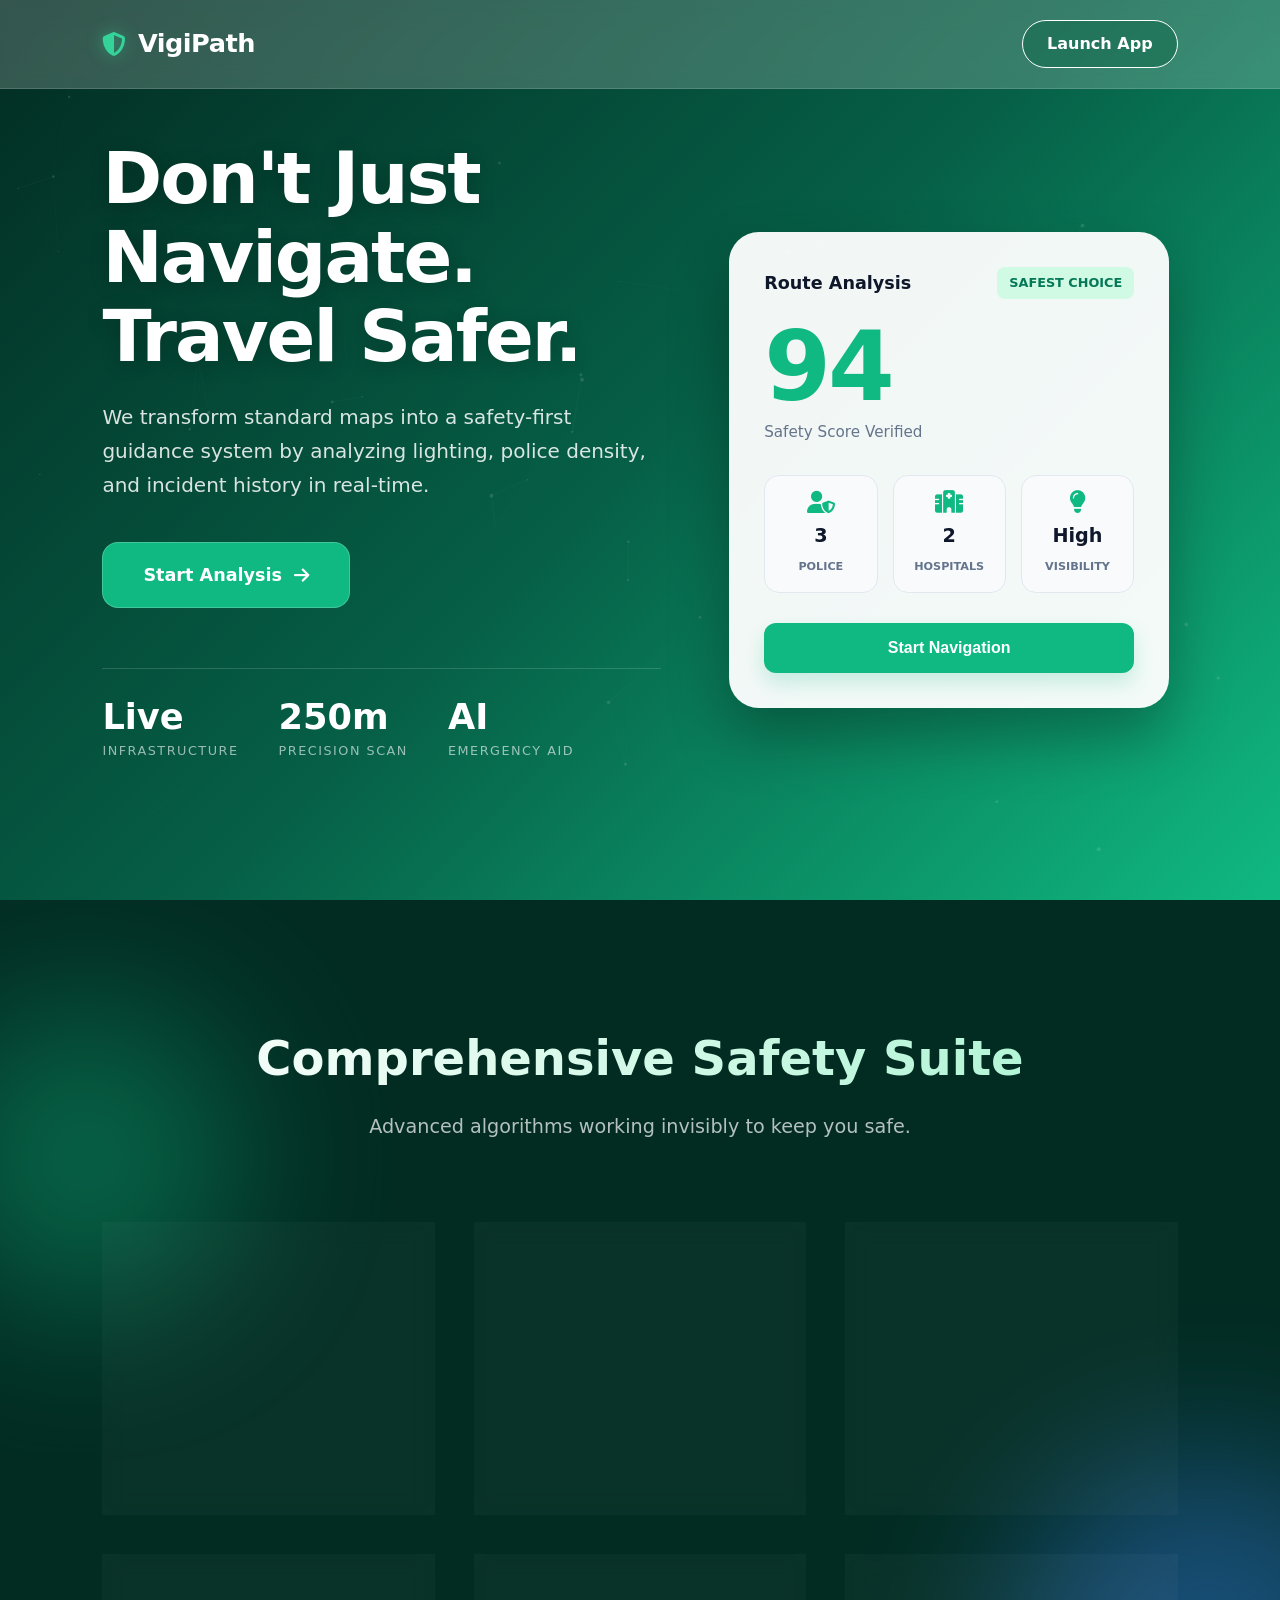
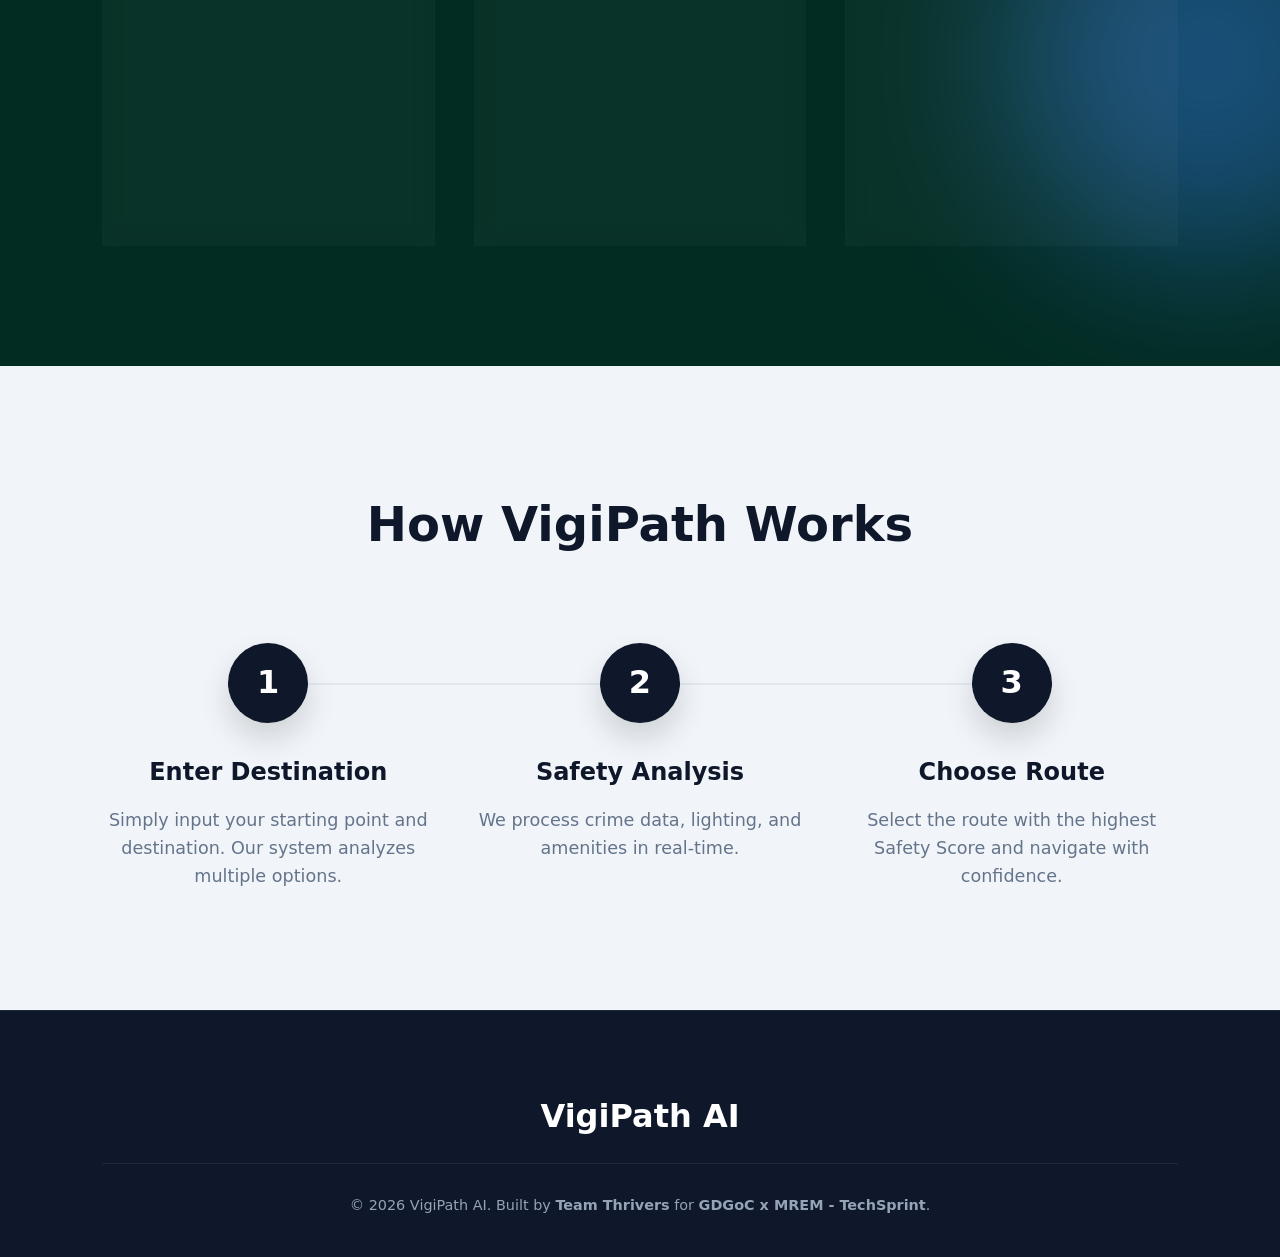
<file: frontend/index.html>
<!DOCTYPE html>
<html lang="en">
<head>
    <meta charset="UTF-8">
    <meta name="viewport" content="width=device-width, initial-scale=1.0">
    <title>VigiPath - Intelligent Safety Navigation</title>
    <link rel="stylesheet" href="https://cdnjs.cloudflare.com/ajax/libs/font-awesome/6.4.0/css/all.min.css">
    <style>
        /* --- 1. PREMIUM VARIABLES & RESET --- */
        :root {
            --primary: #10b981;       /* Emerald 500 */
            --primary-glow: #34d399;  /* Emerald 400 */
            --dark-bg: #064e3b;       /* Emerald 900 */
            --text-white: #ffffff;
            --text-off-white: #f1f5f9;
            --text-dark: #0f172a;
            
            /* Gradients */
            --grad-hero: linear-gradient(135deg, #022c22 0%, #065f46 50%, #10b981 100%);
            --grad-card: linear-gradient(145deg, rgba(255,255,255,0.1), rgba(255,255,255,0.05));
            
            /* Glassmorphism */
            --glass-border: 1px solid rgba(255, 255, 255, 0.15);
            --glass-shadow: 0 8px 32px 0 rgba(0, 0, 0, 0.2);
            --backdrop: blur(12px);
        }

        * { margin: 0; padding: 0; box-sizing: border-box; }

        body {
            font-family: 'Inter', system-ui, -apple-system, sans-serif;
            background: var(--dark-bg);
            color: var(--text-white);
            overflow-x: hidden;
            line-height: 1.6;
        }

        /* --- 2. GLOBAL ANIMATIONS --- */
        @keyframes fadeUpStagger {
            from { opacity: 0; transform: translateY(40px); }
            to { opacity: 1; transform: translateY(0); }
        }

        @keyframes float {
            0%, 100% { transform: translateY(0); }
            50% { transform: translateY(-20px); }
        }

        @keyframes pulse-glow {
            0% { box-shadow: 0 0 0 0 rgba(16, 185, 129, 0.4); }
            70% { box-shadow: 0 0 0 15px rgba(16, 185, 129, 0); }
            100% { box-shadow: 0 0 0 0 rgba(16, 185, 129, 0); }
        }

        @keyframes orb-move {
            0% { transform: translate(0, 0); }
            33% { transform: translate(30px, -50px); }
            66% { transform: translate(-20px, 20px); }
            100% { transform: translate(0, 0); }
        }

        /* --- 3. NAVBAR --- */
        nav {
            position: fixed; top: 0; width: 100%; padding: 20px 8%;
            display: flex; justify-content: space-between; align-items: center;
            z-index: 1000;
            background: rgba(255, 255, 255, 0.2); /* Darker glass for contrast */
            backdrop-filter: var(--backdrop);
            border-bottom: var(--glass-border);
            transition: 0.3s;
        }

        .logo {
            font-size: 1.6rem; font-weight: 800; color: var(--text-white);
            display: flex; align-items: center; gap: 12px; letter-spacing: -0.5px;
        }
        .logo i { color: var(--primary-glow); font-size: 1.5rem; filter: drop-shadow(0 0 8px rgba(52, 211, 153, 0.5)); }

        .nav-btn {
            background: rgba(3, 97, 64, 0.4); color: rgb(255, 255, 255);
            padding: 10px 24px; border-radius: 50px;
            font-weight: 600; text-decoration: none;
            border: 1px solid rgba(255,255,255,1);
            transition: all 0.3s ease;
        }
        .nav-btn:hover { background: var(--text-white); color: var(--primary); transform: scale(1.05); }

        /* --- 4. HERO SECTION (Premium Gradient) --- */
        .hero {
            position: relative;
            min-height: 100vh;
            display: grid; grid-template-columns: 1.1fr 0.9fr;
            align-items: center; gap: 60px;
            padding: 120px 8% 80px;
            background: var(--grad-hero);
            overflow: hidden;
        }

        /* Canvas behind hero */
        #hero-canvas {
            position: absolute; top: 0; left: 0; width: 100%; height: 100%;
            z-index: 0; opacity: 0.4; pointer-events: none;
        }

        .hero-content { z-index: 2; position: relative; }

        .hero h1 {
            font-size: 4.5rem; line-height: 1.1; margin-bottom: 24px;
            font-weight: 800; letter-spacing: -2px;
            text-shadow: 0 4px 20px rgba(0,0,0,0.2);
        }

        .hero p {
            font-size: 1.25rem; color: rgba(255,255,255,0.85); margin-bottom: 40px;
            max-width: 600px; line-height: 1.7; font-weight: 400;
        }

        .cta-btn {
            display: inline-flex; align-items: center; gap: 12px;
            background: var(--primary); color: white;
            padding: 18px 40px; border-radius: 16px;
            font-size: 1.1rem; font-weight: 700; text-decoration: none;
            transition: 0.3s;
            border: 1px solid rgba(255,255,255,0.2);
            animation: pulse-glow 3s infinite;
        }
        .cta-btn:hover { transform: translateY(-4px); background: #059669; }

        .stats-row {
            margin-top: 60px; display: flex; gap: 40px;
            padding-top: 30px; border-top: 1px solid rgba(255,255,255,0.15);
        }
        .stat-item h3 { font-size: 2.2rem; margin: 0; line-height: 1; font-weight: 800; }
        .stat-item p { font-size: 0.8rem; text-transform: uppercase; letter-spacing: 1.5px; opacity: 0.7; margin-top: 5px; }


        /* --- 5. HERO MOCKUP (The White Card) --- */
        .hero-visual {
            z-index: 2; display: flex; justify-content: center;
            animation: float 6s ease-in-out infinite;
        }

        .mockup-card {
            background: rgba(255, 255, 255, 0.95); /* Solid White-ish */
            padding: 35px; border-radius: 30px;
            width: 100%; max-width: 440px;
            box-shadow: 0 30px 60px rgba(0,0,0,0.3);
            color: var(--text-dark); /* Dark text on white card */
        }
        
        .mock-head { display: flex; justify-content: space-between; align-items: center; margin-bottom: 20px; }
        .badge { background: #d1fae5; color: #047857; padding: 6px 12px; border-radius: 8px; font-weight: 700; font-size: 0.8rem; }
        
        .mock-score { font-size: 6rem; font-weight: 900; color: var(--primary); line-height: 1; letter-spacing: -3px; margin-bottom: 5px; }
        .mock-sub { color: #64748b; font-size: 0.95rem; margin-bottom: 30px; }
        
        .mock-stats { display: grid; grid-template-columns: 1fr 1fr 1fr; gap: 15px; margin-bottom: 30px; }
        .ms-item { background: #f8fafc; padding: 15px; border-radius: 15px; text-align: center; border: 1px solid #e2e8f0; }
        .ms-item i { font-size: 1.4rem; color: var(--primary); margin-bottom: 8px; display: block; }
        .ms-item b { display: block; font-size: 1.2rem; }
        .ms-item span { font-size: 0.7rem; color: #64748b; text-transform: uppercase; font-weight: 600; }
        
        .mock-btn-nav { width: 100%; background: var(--primary); color: white; border: none; padding: 16px; border-radius: 12px; font-weight: 700; font-size: 1rem; cursor: pointer; box-shadow: 0 10px 20px rgba(16, 185, 129, 0.2); }


        /* --- 6. FEATURES SECTION (Cascading Animation) --- */
        .features {
            position: relative;
            padding: 120px 8%;
            background: #022c22; /* Darker green base */
            overflow: hidden;
        }

        /* Ambient Orbs Background */
        .orb {
            position: absolute; border-radius: 50%; filter: blur(80px); opacity: 0.4; z-index: 0;
            animation: orb-move 10s infinite alternate;
        }
        .orb-1 { width: 300px; height: 300px; background: #10b981; top: 10%; left: -5%; }
        .orb-2 { width: 400px; height: 400px; background: #3b82f6; bottom: 10%; right: -10%; animation-delay: -5s; }

        .sec-head { text-align: center; margin-bottom: 80px; position: relative; z-index: 2; }
        .sec-head h2 { font-size: 3rem; margin-bottom: 15px; background: linear-gradient(to right, #fff, #a7f3d0); background-clip: text; -webkit-background-clip: text; -webkit-text-fill-color: transparent; }
        .sec-head p { color: rgba(255,255,255,0.7); max-width: 600px; margin: 0 auto; font-size: 1.2rem; }

        .grid {
            display: grid; grid-template-columns: repeat(auto-fit, minmax(320px, 1fr));
            gap: 40px; position: relative; z-index: 2;
        }

        /* Premium Glass Cards */
        .card {
            background: rgba(255, 255, 255, 0.03);
            border: 1px solid rgba(255, 255, 255, 0.1);
            padding: 40px 30px; border-radius: 24px;
            backdrop-filter: blur(10px);
            transition: all 0.4s cubic-bezier(0.175, 0.885, 0.32, 1.275);
            
            /* Initial State for Animation */
            opacity: 0;
            transform: translateY(30px);
        }

        /* Hover Effect */
        .card:hover {
            background: rgba(255, 255, 255, 0.1);
            border-color: var(--primary);
            transform: translateY(-10px) scale(1.02);
            box-shadow: 0 20px 40px rgba(0,0,0,0.3);
        }

        /* Staggered Animation Triggered by JS */
        .grid.active .card { animation: fadeUpStagger 0.8s forwards; }
        .grid.active .card:nth-child(1) { animation-delay: 0.1s; }
        .grid.active .card:nth-child(2) { animation-delay: 0.2s; }
        .grid.active .card:nth-child(3) { animation-delay: 0.3s; }
        .grid.active .card:nth-child(4) { animation-delay: 0.4s; }
        .grid.active .card:nth-child(5) { animation-delay: 0.5s; }
        .grid.active .card:nth-child(6) { animation-delay: 0.6s; }

        .icon-box {
            width: 60px; height: 60px; background: rgba(255,255,255,0.1); border-radius: 16px;
            display: flex; align-items: center; justify-content: center; margin-bottom: 25px;
            font-size: 1.5rem; color: var(--primary-glow); border: 1px solid rgba(255,255,255,0.05);
        }

        .card h3 { font-size: 1.4rem; margin-bottom: 12px; color: white; }
        .card p { color: rgba(255,255,255,0.7); font-size: 1rem; line-height: 1.6; }

        /* --- 7. HOW IT WORKS --- */
        .steps { padding: 120px 8%; background: var(--text-off-white); color: var(--text-dark); position: relative; }
        .steps-head { text-align: center; margin-bottom: 80px; }
        .steps-head h2 { font-size: 3rem; font-weight: 800; color: var(--text-dark); }

        .steps-container {
            display: grid; grid-template-columns: repeat(3, 1fr); gap: 40px;
            max-width: 1200px; margin: 0 auto; position: relative;
        }

        .step-item {
            text-align: center; position: relative;
            opacity: 0; transform: translateY(30px);
            transition: all 0.6s ease;
        }

        .steps.active .step-item { opacity: 1; transform: translateY(0); }
        .steps.active .step-item:nth-child(1) { transition-delay: 0.1s; }
        .steps.active .step-item:nth-child(2) { transition-delay: 0.3s; }
        .steps.active .step-item:nth-child(3) { transition-delay: 0.5s; }

        .step-circle {
            width: 80px; height: 80px;
            background: var(--text-dark); color: white;
            font-size: 2rem; font-weight: 700; border-radius: 50%;
            display: flex; align-items: center; justify-content: center;
            margin: 0 auto 30px; position: relative; z-index: 2;
            box-shadow: 0 15px 30px rgba(0,0,0,0.15);
        }
        
        .step-item::after {
            content: ''; position: absolute; top: 40px; left: 50%; width: 100%; height: 2px;
            background: #e2e8f0; z-index: 1;
        }
        .step-item:last-child::after { display: none; }

        .step-item h4 { font-size: 1.5rem; margin-bottom: 15px; font-weight: 700; }
        .step-item p { color: #64748b; font-size: 1.1rem; }


        /* --- 8. FOOTER --- */
        footer {
            background: #0f172a; color: #94a3b8;
            padding: 80px 8% 40px; text-align: center; border-top: 1px solid #1e293b;
        }
        .f-logo { font-size: 2rem; color: white; margin-bottom: 0px; display: inline-block; font-weight: 800; }
        .copyright { border-top: 1px solid #1e293b; padding-top: 30px; margin-top: 20px; font-size: 0.9rem; }

        /* Responsive */
        @media (max-width: 968px) {
            .hero { grid-template-columns: 1fr; text-align: center; padding-top: 140px; }
            .hero h1 { font-size: 3rem; }
            .stats-row { justify-content: center; }
            .step-item::after { display: none; }
            .hero-visual { display: none; } /* Hide mockup on small mobile for space */
        }
        @media (min-width: 969px) {
             .hero-visual { display: flex; }
        }
    </style>
</head>
<body>

    <nav>
        <div class="logo">
            <i class="fa-solid fa-shield-halved"></i> VigiPath
        </div>
        <a href="app.html" class="nav-btn">Launch App</a>
    </nav>

    <section class="hero">
        <canvas id="hero-canvas"></canvas>
        
        <div class="hero-content">
            <h1>Don't Just Navigate. <br> Travel Safer.</h1>
            <p>We transform standard maps into a safety-first guidance system by analyzing lighting, police density, and incident history in real-time.</p>
            
            <a href="app.html" class="cta-btn">
                Start Analysis <i class="fa-solid fa-arrow-right"></i>
            </a>

            <div class="stats-row">
                <div class="stat-item">
                    <h3>Live</h3>
                    <p>Infrastructure</p>
                </div>
                <div class="stat-item">
                    <h3>250m</h3>
                    <p>Precision Scan</p>
                </div>
                <div class="stat-item">
                    <h3>AI</h3>
                    <p>Emergency Aid</p>
                </div>
            </div>
        </div>

        <div class="hero-visual">
            <div class="mockup-card">
                <div class="mock-head">
                    <span style="font-weight: 700; font-size: 1.1rem;">Route Analysis</span>
                    <span class="badge">SAFEST CHOICE</span>
                </div>
                
                <div class="mock-score">94</div>
                <div class="mock-sub">Safety Score Verified</div>

                <div class="mock-stats">
                    <div class="ms-item">
                        <i class="fa-solid fa-user-shield"></i>
                        <b>3</b>
                        <span>Police</span>
                    </div>
                    <div class="ms-item">
                        <i class="fa-solid fa-hospital"></i>
                        <b>2</b>
                        <span>Hospitals</span>
                    </div>
                    <div class="ms-item">
                        <i class="fa-solid fa-lightbulb"></i>
                        <b>High</b>
                        <span>Visibility</span>
                    </div>
                </div>

                <button class="mock-btn-nav" onclick="window.location.href='app.html'">Start Navigation</button>
            </div>
        </div>
    </section>

    <section class="features reveal-trigger">
        <div class="orb orb-1"></div>
        <div class="orb orb-2"></div>

        <div class="sec-head">
            <h2>Comprehensive Safety Suite</h2>
            <p>Advanced algorithms working invisibly to keep you safe.</p>
        </div>

        <div class="grid">
            <div class="card">
                <div class="icon-box"><i class="fa-solid fa-route"></i></div>
                <h3>Route Analysis</h3>
                <p>Advanced algorithms analyze crime data and lighting to recommend the safest routes.</p>
            </div>
            <div class="card">
                <div class="icon-box"><i class="fa-solid fa-tower-broadcast"></i></div>
                <h3>Emergency SOS</h3>
                <p>One-tap SOS broadcasting your exact location to emergency contacts.</p>
            </div>
            <div class="card">
                <div class="icon-box"><i class="fa-solid fa-users-viewfinder"></i></div>
                <h3>Community Reports</h3>
                <p>Real-time crowd-sourced safety alerts from local users.</p>
            </div>
            <div class="card">
                <div class="icon-box"><i class="fa-solid fa-hospital"></i></div>
                <h3>Emergency Services</h3>
                <p>Instant access to nearby hospitals and police stations with direct navigation.</p>
            </div>
            <div class="card">
                <div class="icon-box"><i class="fa-solid fa-chart-line"></i></div>
                <h3>Crime Analytics</h3>
                <p>Visual crime heatmaps showing incident types and severity levels.</p>
            </div>
            <div class="card">
                <div class="icon-box"><i class="fa-regular fa-lightbulb"></i></div>
                <h3>Smart Lighting</h3>
                <p>Calculated street lighting density scores for safer night travel.</p>
            </div>
        </div>
    </section>

    <section class="steps reveal-trigger">
        <div class="steps-head">
            <h2>How VigiPath Works</h2>
        </div>
        <div class="steps-container">
            <div class="step-item">
                <div class="step-circle">1</div>
                <h4>Enter Destination</h4>
                <p>Simply input your starting point and destination. Our system analyzes multiple options.</p>
            </div>
            <div class="step-item">
                <div class="step-circle">2</div>
                <h4>Safety Analysis</h4>
                <p>We process crime data, lighting, and amenities in real-time.</p>
            </div>
            <div class="step-item">
                <div class="step-circle">3</div>
                <h4>Choose Route</h4>
                <p>Select the route with the highest Safety Score and navigate with confidence.</p>
            </div>
        </div>
    </section>

    <footer>
        <div class="f-logo">VigiPath AI</div>
        <div class="copyright">
            &copy; 2026 VigiPath AI. Built by <strong>Team Thrivers</strong> for <strong>GDGoC x MREM - TechSprint</strong>.
        </div>
    </footer>

    <script>
        // 1. HERO CANVAS ANIMATION (Network Particles)
        const canvas = document.getElementById('hero-canvas');
        const ctx = canvas.getContext('2d');
        let w, h, particles = [];

        function resize() { w = canvas.width = window.innerWidth; h = canvas.height = window.innerHeight; }
        window.addEventListener('resize', resize);
        resize();

        class Particle {
            constructor() {
                this.x = Math.random() * w; this.y = Math.random() * h;
                this.vx = (Math.random() - 0.5) * 0.3; this.vy = (Math.random() - 0.5) * 0.3;
                this.size = Math.random() * 2;
            }
            update() {
                this.x += this.vx; this.y += this.vy;
                if(this.x < 0 || this.x > w) this.vx *= -1;
                if(this.y < 0 || this.y > h) this.vy *= -1;
            }
            draw() {
                ctx.fillStyle = 'rgba(255,255,255,0.3)'; ctx.beginPath();
                ctx.arc(this.x, this.y, this.size, 0, Math.PI*2); ctx.fill();
            }
        }

        function init() { particles = []; for(let i=0; i<60; i++) particles.push(new Particle()); }
        init();

        function animate() {
            ctx.clearRect(0,0,w,h);
            for(let i=0; i<particles.length; i++) {
                let p = particles[i]; p.update(); p.draw();
                for(let j=i+1; j<particles.length; j++) {
                    let p2 = particles[j];
                    let dist = Math.hypot(p.x-p2.x, p.y-p2.y);
                    if(dist < 120) {
                        ctx.strokeStyle = `rgba(255,255,255,${0.1 - dist/1200})`;
                        ctx.beginPath(); ctx.moveTo(p.x, p.y); ctx.lineTo(p2.x, p2.y); ctx.stroke();
                    }
                }
            }
            requestAnimationFrame(animate);
        }
        animate();

        // 2. SCROLL REVEAL ANIMATION (Intersection Observer)
        const observer = new IntersectionObserver((entries) => {
            entries.forEach(entry => {
                if(entry.isIntersecting) {
                    entry.target.classList.add('active');
                }
            });
        }, { threshold: 0.15 });

        document.querySelectorAll('.reveal-trigger, .steps, .grid').forEach(el => observer.observe(el));
    </script>
</body>
</html>
</file>
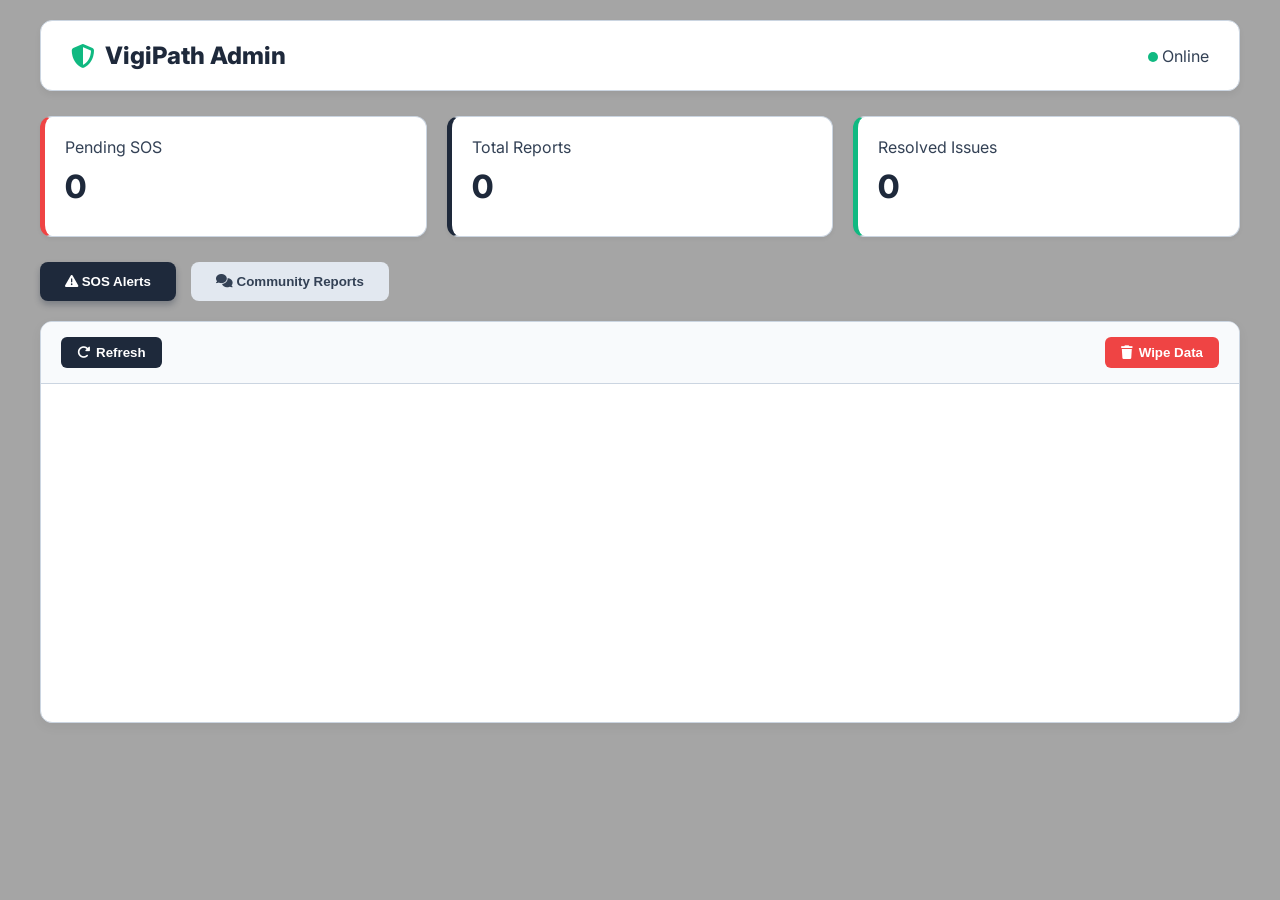
<file: frontend/admin.html>
<!DOCTYPE html>
<html lang="en">
<head>
    <title>VigiPath Admin</title>
    <link href="https://fonts.googleapis.com/css2?family=Inter:wght@400;500;600;700&display=swap" rel="stylesheet">
    <link rel="stylesheet" href="https://cdnjs.cloudflare.com/ajax/libs/font-awesome/6.4.0/css/all.min.css">
    <script src="https://cdn.socket.io/4.7.5/socket.io.min.js"></script>
    <script src="config.js"></script>
    <style>
        :root {
            --primary: #1e293b; --accent: #10b981; --danger: #ef4444; --link: #3b82f6;
            --bg: #f3f4f6; /* Darker gray background */
            --white: #ffffff; --text: #334155; --border: #cbd5e1;
        }
        body { font-family: 'Inter', sans-serif; background: rgb(165, 165, 165); color: var(--text); margin: 0; padding: 20px; }
        
        .admin-container { max-width: 1200px; margin: 0 auto; }
        
        /* Header */
        .header { background: var(--white); padding: 20px 30px; border-radius: 12px; box-shadow: 0 4px 6px rgba(0,0,0,0.05); display: flex; justify-content: space-between; align-items: center; margin-bottom: 25px; border: 1px solid var(--border); }
        .logo { font-size: 1.5rem; font-weight: 800; color: var(--primary); display: flex; align-items: center; gap: 10px; }
        .status-dot { width: 10px; height: 10px; background: var(--accent); border-radius: 50%; display: inline-block; }
        
        /* Stats Grid */
        .stats-grid { display: grid; grid-template-columns: repeat(auto-fit, minmax(200px, 1fr)); gap: 20px; margin-bottom: 25px; }
        .stat-card { background: var(--white); padding: 20px; border-radius: 12px; box-shadow: 0 2px 4px rgba(0,0,0,0.05); border: 1px solid var(--border); border-left: 5px solid var(--primary); }
        .stat-card.danger { border-left-color: var(--danger); }
        .stat-card.success { border-left-color: var(--accent); }
        .stat-num { font-size: 2rem; font-weight: 800; margin: 10px 0; display: block; color: var(--primary); }
        
        /* Tabs */
        .tabs { display: flex; gap: 15px; margin-bottom: 20px; }
        .tab-btn { padding: 12px 25px; border: none; background: #e2e8f0; border-radius: 8px; font-weight: 600; cursor: pointer; color: var(--text); transition: all 0.2s; }
        .tab-btn.active { background: var(--primary); color: white; box-shadow: 0 4px 6px rgba(30, 41, 59, 0.3); }

        /* Content Area */
        .content-area { background: var(--white); border-radius: 12px; box-shadow: 0 4px 12px rgba(0,0,0,0.05); overflow: hidden; min-height: 400px; border: 1px solid var(--border); }
        .toolbar { padding: 15px 20px; border-bottom: 1px solid var(--border); display: flex; gap: 10px; align-items: center; background: #f8fafc; }
        .action-btn { padding: 8px 16px; border-radius: 6px; border: none; font-weight: 600; cursor: pointer; display: flex; align-items: center; gap: 6px; }
        .btn-refresh { background: var(--primary); color: white; }
        
        /* Items */
        .item-list { list-style: none; padding: 0; margin: 0; }
        .item { padding: 20px; border-bottom: 1px solid #f1f5f9; display: flex; align-items: center; justify-content: space-between; background: var(--white); }
        .item:hover { background: #f8fafc; }
        .item-main { display: flex; align-items: center; gap: 15px; }
        .icon-box { width: 45px; height: 45px; border-radius: 8px; background: #f1f5f9; display: flex; align-items: center; justify-content: center; font-size: 1.2rem; }
        
        /* Buttons in Items */
        .map-link-btn {
            background-color: var(--link); color: white; text-decoration: none; padding: 8px 12px;
            border-radius: 6px; font-weight: 600; font-size: 0.85rem; display: flex; align-items: center; gap: 5px;
            transition: background 0.2s;
        }
        .map-link-btn:hover { background-color: #2563eb; }
        
        .tab-content { display: none; }
        .tab-content.active { display: block; }
    </style>
</head>
<body>
    <div class="admin-container">
        <div class="header">
            <div class="logo">
                <i class="fa-solid fa-shield-halved" style="color:var(--accent);"></i> VigiPath Admin
            </div>
            <div><span class="status-dot"></span> Online</div>
        </div>

        <div class="stats-grid">
            <div class="stat-card danger">
                <span class="stat-label">Pending SOS</span>
                <span class="stat-num" id="stat-sos">0</span>
            </div>
            <div class="stat-card">
                <span class="stat-label">Total Reports</span>
                <span class="stat-num" id="stat-reports">0</span>
            </div>
            <div class="stat-card success">
                <span class="stat-label">Resolved Issues</span>
                <span class="stat-num" id="stat-resolved">0</span>
            </div>
        </div>

        <div class="tabs">
            <button class="tab-btn active" onclick="switchTab('sos')"><i class="fa-solid fa-triangle-exclamation"></i> SOS Alerts</button>
            <button class="tab-btn" onclick="switchTab('feedback')"><i class="fa-solid fa-comments"></i> Community Reports</button>
        </div>

        <div id="sos-tab" class="tab-content active">
            <div class="content-area">
                <div class="toolbar">
                    <button class="action-btn btn-refresh" onclick="loadAlerts()"><i class="fa-solid fa-rotate-right"></i> Refresh</button>
                    <button class="action-btn" style="background:#ef4444; color:white; margin-left:auto;" onclick="clearAllData()"><i class="fa-solid fa-trash"></i> Wipe Data</button>
                </div>
                <ul id="sos-list" class="item-list"></ul>
            </div>
        </div>

        <div id="feedback-tab" class="tab-content">
            <div class="content-area">
                <div class="toolbar">
                    <button class="action-btn btn-refresh" onclick="loadFeedback()"><i class="fa-solid fa-rotate-right"></i> Refresh</button>
                </div>
                <ul id="feedback-list" class="item-list"></ul>
            </div>
        </div>
    </div>

    <script>
        const socket = io(window.BACKEND_URL);
        
        socket.on('connect', () => { 
            console.log('🔌 Admin: Connected to Server');
            console.log('🆔 Admin Socket ID:', socket.id);
            socket.emit('join_admin'); 
        });
        socket.on('disconnect', () => { 
            console.log('🔌 Admin: Disconnected from Server'); 
        });
        socket.on('connect_error', (error) => { 
            console.warn('⚠️ Admin: Socket connection error:', error); 
        });
        socket.on('new_sos_alert', () => { 
            console.log('🚨 Admin: New SOS alert received');
            loadAlerts(); 
        });
        socket.on('new_community_feedback', () => { 
            console.log('💬 Admin: New feedback received');
            loadFeedback(); 
        });
        socket.on('data_cleared', (data) => { 
            console.log('🗑️ Admin: Data cleared event received:', data);
            loadAlerts(); 
            loadFeedback(); 
            if (data && data.sos_deleted !== undefined && data.feedback_deleted !== undefined) {
                console.log(`📊 Admin: Socket event - ${data.sos_deleted} SOS, ${data.feedback_deleted} feedback deleted`);
            }
        });

        function switchTab(tab) {
            document.querySelectorAll('.tab-content').forEach(c => c.classList.remove('active'));
            document.querySelectorAll('.tab-btn').forEach(b => b.classList.remove('active'));
            document.getElementById(tab+'-tab').classList.add('active');
            event.target.classList.add('active');
            if(tab === 'sos') loadAlerts(); else loadFeedback();
        }

        async function loadAlerts() {
            try {
                const res = await fetch(`${window.BACKEND_URL}/get-all-alerts`);
                if (!res.ok) throw new Error(`HTTP ${res.status}`);
                const alerts = await res.json();
                
                document.getElementById('stat-sos').innerText = alerts.filter(a => a.status === 'PENDING').length;
                document.getElementById('stat-resolved').innerText = alerts.filter(a => a.status === 'RESOLVED').length;

                const list = document.getElementById('sos-list');
                if(!alerts.length) {
                    list.innerHTML = `<div style="text-align:center; padding:40px; color:#aaa;"><i class="fa-solid fa-check-circle" style="font-size:3rem; margin-bottom:10px;"></i><h3>All Clear</h3></div>`;
                    return;
                }

                list.innerHTML = alerts.map(a => `
                    <li class="item" style="${a.status === 'RESOLVED' ? 'opacity:0.6' : ''}">
                        <div class="item-main">
                            <div class="icon-box" style="color: ${a.status==='PENDING' ? '#ef4444' : '#10b981'}">
                                <i class="fa-solid fa-tower-broadcast"></i>
                            </div>
                            <div>
                                <h4>SOS Alert #${a.id}</h4>
                                <div style="font-size:0.9rem; color:#2563eb; font-weight:600; margin:2px 0;">
                                    <i class="fa-solid fa-user"></i> ${a.user_name || 'Anonymous User'}
                                </div>
                                <div style="font-size:0.85rem; color:#64748b;">${new Date(a.time).toLocaleString()}</div>
                            </div>
                        </div>
                        <div style="display:flex; gap:10px;">
                            <a href="https://maps.google.com/?q=${a.lat},${a.lng}" target="_blank" class="map-link-btn">
                                <i class="fa-solid fa-location-arrow"></i> View Map
                            </a>
                            ${a.status === 'PENDING' ? `<button onclick="resolveAlert(${a.id})" class="action-btn" style="background:#10b981; color:white;">Resolve</button>` : ''}
                        </div>
                    </li>
                `).join('');
            } catch(e) { console.warn('Alerts fetch error:', e); }
        }

        async function loadFeedback() {
            try {
                const res = await fetch(`${window.BACKEND_URL}/get-feedback`);
                if (!res.ok) throw new Error(`HTTP ${res.status}`);
                const reports = await res.json();
                document.getElementById('stat-reports').innerText = reports.length;

                const list = document.getElementById('feedback-list');
                if(!reports.length) {
                    list.innerHTML = `<div style="text-align:center; padding:40px; color:#aaa;"><i class="fa-regular fa-comments" style="font-size:3rem;"></i><h3>No Reports</h3></div>`;
                    return;
                }

                list.innerHTML = reports.map(r => `
                    <li class="item">
                        <div class="item-main">
                            <div class="icon-box"><i class="fa-solid fa-circle-exclamation"></i></div>
                            <div>
                                <h4 style="text-transform:capitalize">${r.type}</h4>
                                <div style="font-size:0.9rem; color:#2563eb; font-weight:600; margin:2px 0;">
                                    <i class="fa-solid fa-user"></i> ${r.user_name || 'Anonymous User'}
                                </div>
                                <div style="font-size:0.9rem; color:#475569;">${r.description}</div>
                            </div>
                        </div>
                        <div style="display:flex; gap:10px;">
                            <a href="https://maps.google.com/?q=${r.lat},${r.lng}" target="_blank" class="map-link-btn">
                                <i class="fa-solid fa-map"></i> Map
                            </a>
                            <span style="font-size:0.8rem; color:#94a3b8; align-self:center;">${new Date(r.time).toLocaleTimeString()}</span>
                        </div>
                    </li>
                `).join('');
            } catch(e) { console.warn('Feedback fetch error:', e); }
        }

        async function resolveAlert(id) {
            try {
                await fetch(`${window.BACKEND_URL}/update-alert/${id}`, {
                    method: 'PUT', headers: {'Content-Type': 'application/json'}, body: JSON.stringify({status: 'RESOLVED'})
                });
                loadAlerts();
            } catch (err) {
                console.warn('Resolve error:', err);
            }
        }

        async function clearAllData() {
            const confirmed = confirm("Permanently delete all SOS alerts and community feedback? This cannot be undone.");
            
            if (confirmed) {
                try {
                    console.log('🗑️ Admin: Clearing all data...');
                    const response = await fetch(`${window.BACKEND_URL}/clear-all-data`, {
                        method: 'POST', 
                        headers: {'Content-Type': 'application/json'}, 
                        body: JSON.stringify({confirmation: 'DELETE_ALL_DATA'})
                    });
                    
                    if (response.ok) {
                        const result = await response.json();
                        loadAlerts();
                        loadFeedback();
                        console.log(`✅ Data cleared: ${result.sos_deleted} alerts & ${result.feedback_deleted} reports deleted`);
                    }
                } catch (error) {
                    console.warn('Admin clear data error:', error);
                }
            }
        }
        
        loadAlerts();
        loadFeedback();
    </script>
</body>
</html>
</file>
